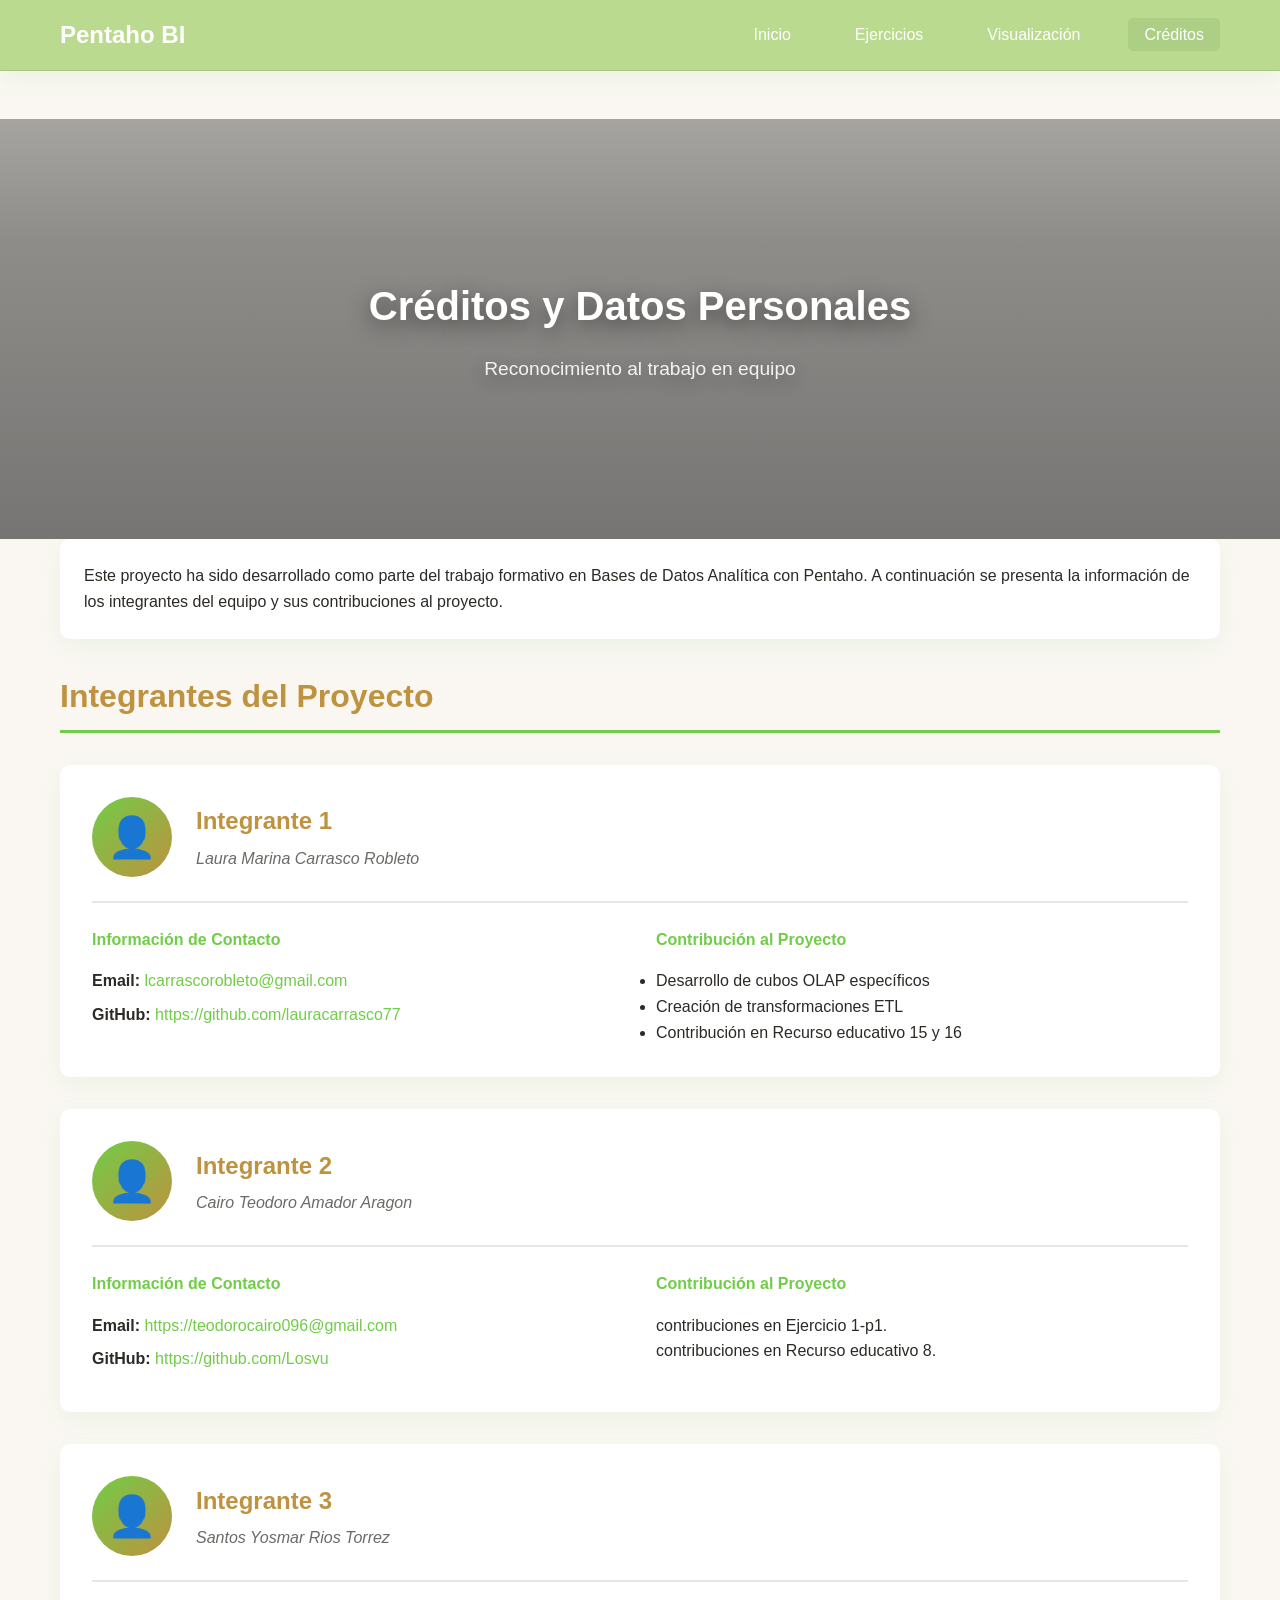
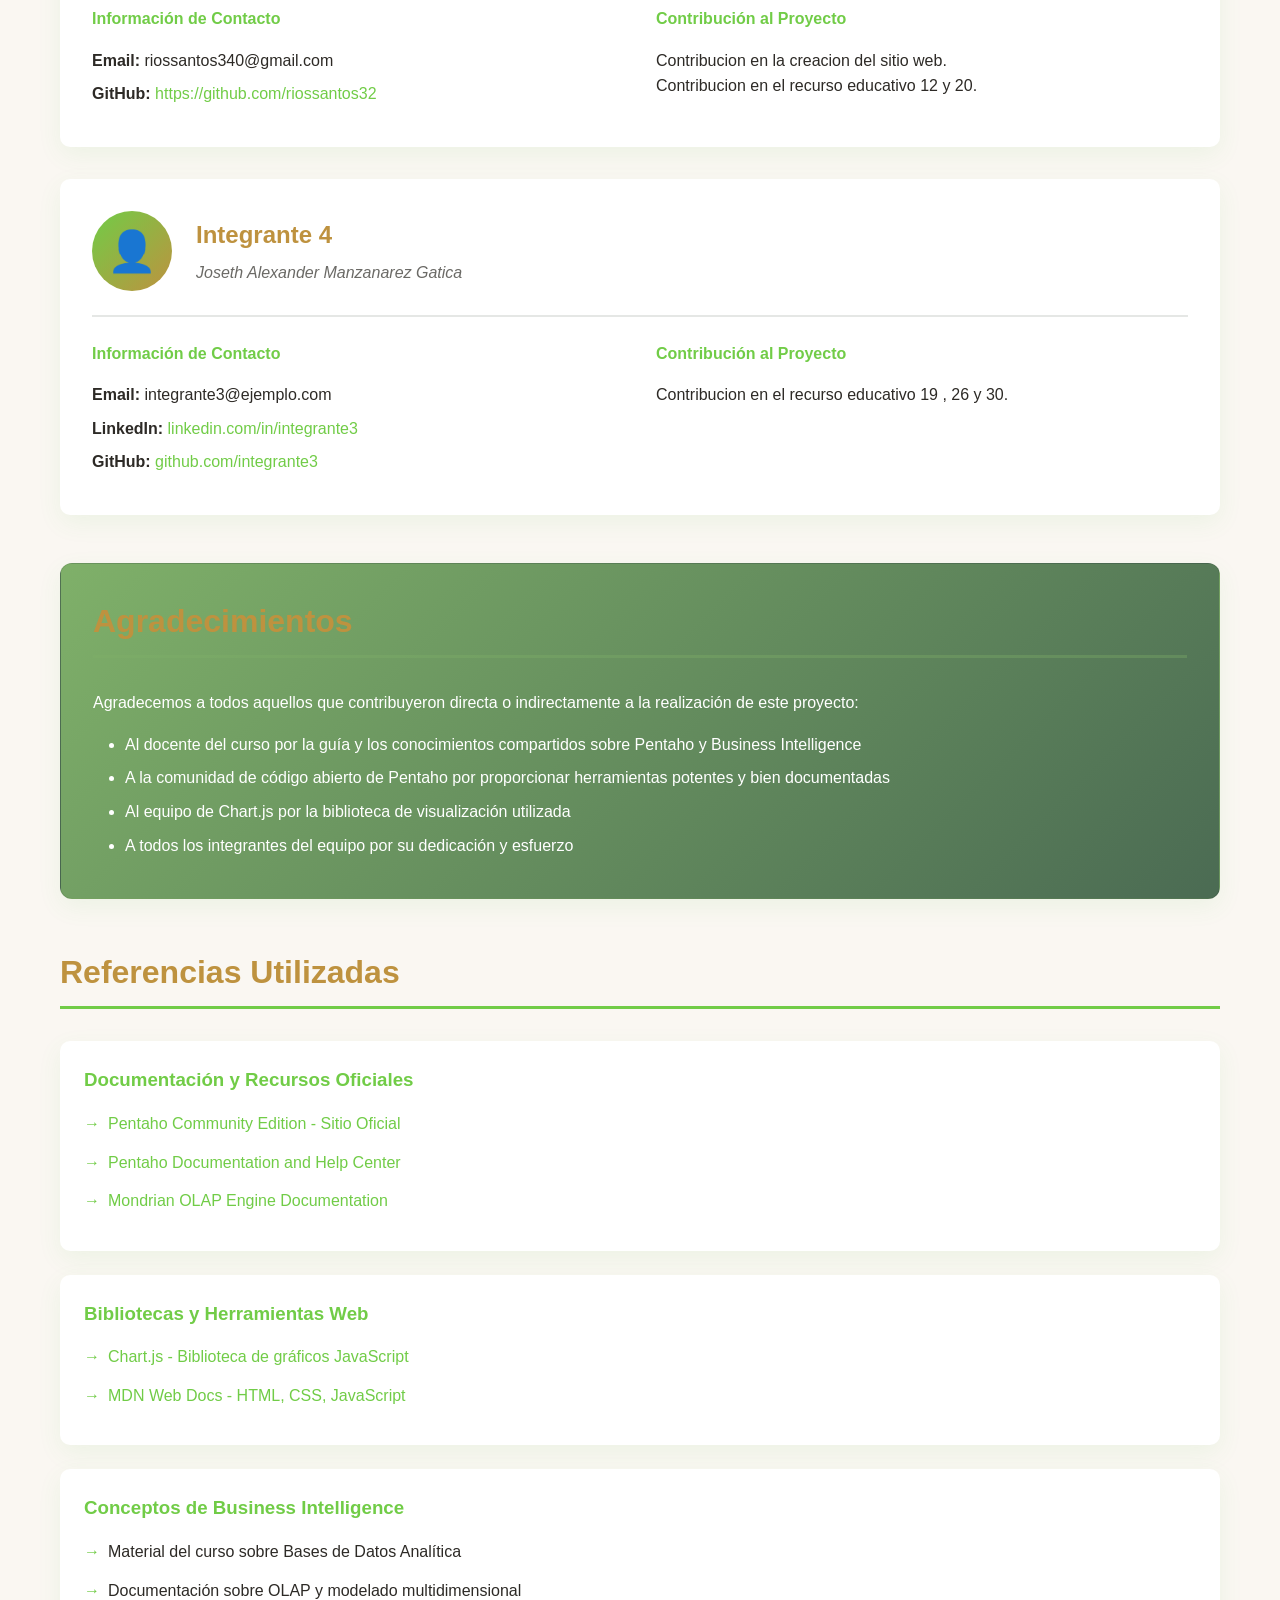
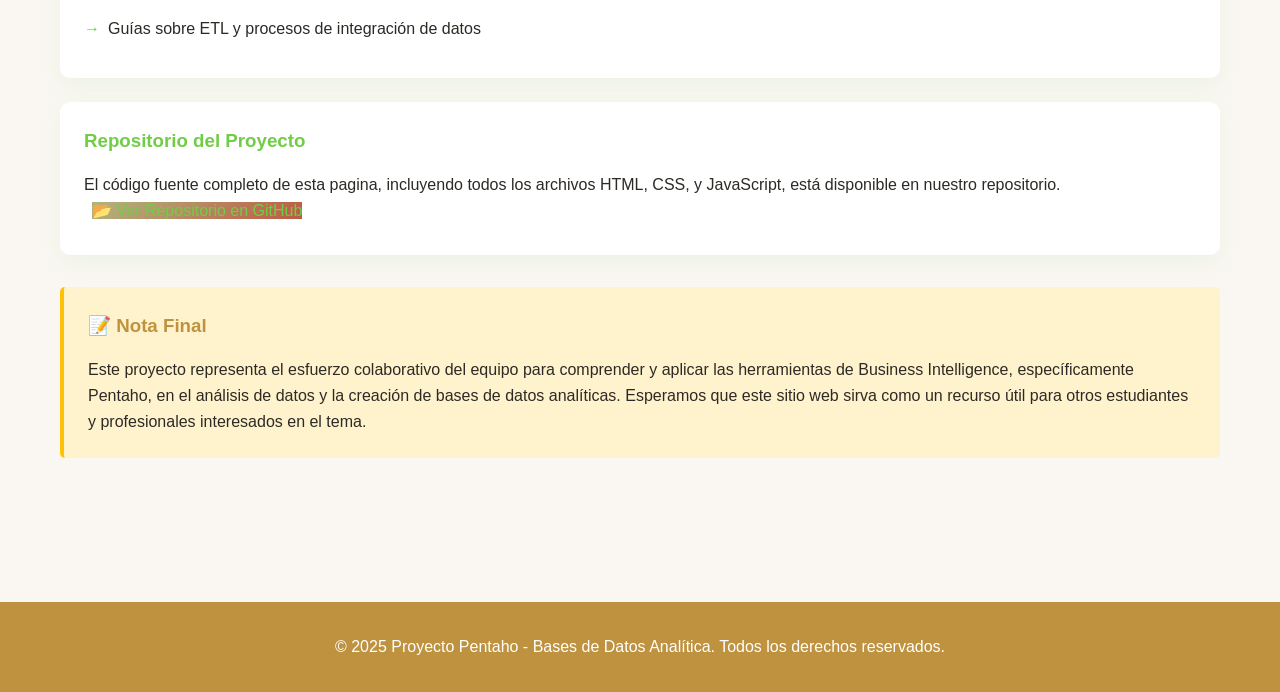
<file: creditos.html>
<!DOCTYPE html>
<html lang="es">
<head>
    <meta charset="UTF-8">
    <meta name="viewport" content="width=device-width, initial-scale=1.0">
    <title>Créditos - Pentaho</title>
    <link rel="stylesheet" href="styles.css">
</head>
<body>
    <nav class="navbar">
        <div class="container">
            <h1 class="logo">Pentaho BI</h1>
            <button class="nav-toggle" aria-label="Abrir menú" aria-controls="main-nav" aria-expanded="false">
                <span class="bar"></span>
                <span class="bar"></span>
                <span class="bar"></span>
            </button>
            <ul id="main-nav" class="nav-menu">
                <li><a href="index.html">Inicio</a></li>
                <li><a href="ejercicios.html">Ejercicios</a></li>
                <li><a href="visualizacion.html">Visualización</a></li>
                <li><a href="creditos.html" class="active">Créditos</a></li>
            </ul>
        </div>
    </nav>

    <main class="main-content">
        <section class="hero">
            <div class="container">
                <h1>Créditos y Datos Personales</h1>
                <p class="subtitle">Reconocimiento al trabajo en equipo</p>
            </div>
        </section>

        <section class="content-section">
            <div class="container">
                <div class="intro-text">
                    <p>
                        Este proyecto ha sido desarrollado como parte del trabajo formativo en Bases de Datos Analítica 
                        con Pentaho. A continuación se presenta la información de los integrantes del equipo y sus 
                        contribuciones al proyecto.
                    </p>
                </div>

                <div class="team-section">
                    <h2>Integrantes del Proyecto</h2>
                    
                    <div class="member-card">
                        <div class="member-header">
                            <div class="member-avatar">
                                <span>👤</span>
                            </div>
                            <div class="member-info">
                                <h3>Integrante 1</h3>
                                <p class="member-role">Laura Marina Carrasco Robleto</p>
                            </div>
                        </div>
                        <div class="member-content">
                            <div class="member-contact">
                                <h4>Información de Contacto</h4>
                                <ul>
                                    <li><strong>Email:</strong> <a href="lcarrascorobleto@gmail.com" target="_blank">lcarrascorobleto@gmail.com</a></li>
                                    <li><strong>GitHub:</strong> <a href="https://github.com/lauracarrasco77" target="_blank">https://github.com/lauracarrasco77</a></li>
                                </ul>
                            </div>
                            <div class="member-contribution">
                                <h4>Contribución al Proyecto</h4>
                             
                                <ul>
                                    <li>Desarrollo de cubos OLAP específicos</li>
                                    <li>Creación de transformaciones ETL</li>
                                    <li>Contribución en Recurso educativo 15 y 16</li>
                                </ul>
                            </div>
                        </div>
                    </div>

                    <div class="member-card">
                        <div class="member-header">
                            <div class="member-avatar">
                                <span>👤</span>
                            </div>
                            <div class="member-info">
                                <h3>Integrante 2</h3>
                                <p class="member-role">Cairo Teodoro Amador Aragon</p>
                            </div>
                        </div>
                        <div class="member-content">
                            <div class="member-contact">
                                <h4>Información de Contacto</h4>
                                <ul>
                                    <li><strong>Email:</strong> <a href="teodorocairo096@gmail.com" target="_blank">https://teodorocairo096@gmail.com</a></li>
                                    <li><strong>GitHub:</strong> <a href="https://github.com/Losvu" target="_blank">https://github.com/Losvu</a></li>
                                </ul>
                            </div>
                            <div class="member-contribution">
                                <h4>Contribución al Proyecto</h4>
                                <p>
                                    contribuciones en Ejercicio 1-p1.
                                </p>
                                  <p>
                                    contribuciones en Recurso educativo 8.
                                </p>
                            </div>
                        </div>
                    </div>

                    <div class="member-card">
                        <div class="member-header">
                            <div class="member-avatar">
                                <span>👤</span>
                            </div>
                            <div class="member-info">
                                <h3>Integrante 3</h3>
                                <p class="member-role">Santos Yosmar Rios Torrez</p>
                            </div>
                        </div>
                        <div class="member-content">
                            <div class="member-contact">
                                <h4>Información de Contacto</h4>
                                <ul>
                                    <li><strong>Email:</strong> riossantos340@gmail.com</li>
                                    <li><strong>GitHub:</strong> <a href="https://github.com/riossantos32" target="_blank">https://github.com/riossantos32</a></li>
                                </ul>
                            </div>
                            <div class="member-contribution">
                                <h4>Contribución al Proyecto</h4>
                                <p>
                                    Contribucion en la creacion del sitio web.
                                </p>
                                  <p>
                                    Contribucion en el recurso educativo 12 y 20.
                                </p>
                            </div>
                        </div>
                    </div>

                    <div class="member-card">
                        <div class="member-header">
                            <div class="member-avatar">
                                <span>👤</span>
                            </div>
                            <div class="member-info">
                                <h3>Integrante 4</h3>
                                <p class="member-role">Joseth Alexander Manzanarez Gatica</p>
                            </div>
                        </div>
                        <div class="member-content">
                            <div class="member-contact">
                                <h4>Información de Contacto</h4>
                                <ul>
                                    <li><strong>Email:</strong> integrante3@ejemplo.com</li>
                                    <li><strong>LinkedIn:</strong> <a href="#" target="_blank">linkedin.com/in/integrante3</a></li>
                                    <li><strong>GitHub:</strong> <a href="#" target="_blank">github.com/integrante3</a></li>
                                </ul>
                            </div>
                            <div class="member-contribution">
                                <h4>Contribución al Proyecto</h4>
                                <p>
                                    Contribucion en el recurso educativo 19 , 26 y 30.
                                </p>
                                  
                            </div>
                        </div>
                    </div>

                    <!-- Agregar más integrantes según sea necesario -->
                </div>

                <div class="info-card highlight">
                    <h2>Agradecimientos</h2>
                    <p>
                        Agradecemos a todos aquellos que contribuyeron directa o indirectamente a la realización de este proyecto:
                    </p>
                    <ul>
                        <li>Al docente del curso por la guía y los conocimientos compartidos sobre Pentaho y Business Intelligence</li>
                        <li>A la comunidad de código abierto de Pentaho por proporcionar herramientas potentes y bien documentadas</li>
                        <li>Al equipo de Chart.js por la biblioteca de visualización utilizada</li>
                        <li>A todos los integrantes del equipo por su dedicación y esfuerzo</li>
                    </ul>
                </div>

                <div class="references-section">
                    <h2>Referencias Utilizadas</h2>
                    
                    <div class="reference-card">
                        <h3>Documentación y Recursos Oficiales</h3>
                        <ul>
                            <li>
                                <a href="https://pentaho.sourceforge.io/" target="_blank">
                                    Pentaho Community Edition - Sitio Oficial
                                </a>
                            </li>
                            <li>
                                <a href="https://help.pentaho.com/" target="_blank">
                                    Pentaho Documentation and Help Center
                                </a>
                            </li>
                            <li>
                                <a href="https://mondrian.pentaho.com/" target="_blank">
                                    Mondrian OLAP Engine Documentation
                                </a>
                            </li>
                        </ul>
                    </div>

                    <div class="reference-card">
                        <h3>Bibliotecas y Herramientas Web</h3>
                        <ul>
                            <li>
                                <a href="https://www.chartjs.org/" target="_blank">
                                    Chart.js - Biblioteca de gráficos JavaScript
                                </a>
                            </li>
                            <li>
                                <a href="https://developer.mozilla.org/es/docs/Web/HTML" target="_blank">
                                    MDN Web Docs - HTML, CSS, JavaScript
                                </a>
                            </li>
                        </ul>
                    </div>

                    <div class="reference-card">
                        <h3>Conceptos de Business Intelligence</h3>
                        <ul>
                            <li>Material del curso sobre Bases de Datos Analítica</li>
                            <li>Documentación sobre OLAP y modelado multidimensional</li>
                            <li>Guías sobre ETL y procesos de integración de datos</li>
                        </ul>
                    </div>

                    <div class="reference-card">
                        <h3>Repositorio del Proyecto</h3>
                        <p>
                            El código fuente completo de esta pagina, incluyendo todos los archivos HTML, CSS, y JavaScript,
                            está disponible en nuestro repositorio.
                        </p>
                        <a href="https://github.com/LSJC-nose/sitioWeb_jonathan" class="drive-btn large" target="_blank">
                            <span>📂 Ver Repositorio en GitHub</span>
                        </a>
                        <p class="github-note">
                            <strong></strong>
                        </p>
                    </div>
                </div>

                <div class="info-box">
                    <h3>📝 Nota Final</h3>
                    <p>
                        Este proyecto representa el esfuerzo colaborativo del equipo para comprender y aplicar las 
                        herramientas de Business Intelligence, específicamente Pentaho, en el análisis de datos y la 
                        creación de bases de datos analíticas. Esperamos que este sitio web sirva como un recurso útil 
                        para otros estudiantes y profesionales interesados en el tema.
                    </p>
                </div>
            </div>
        </section>
    </main>

    <footer class="footer">
        <div class="container">
            <p>&copy; 2025 Proyecto Pentaho - Bases de Datos Analítica. Todos los derechos reservados.</p>
        </div>
    </footer>

    <script src="script.js"></script>
</body>
</html>
</file>
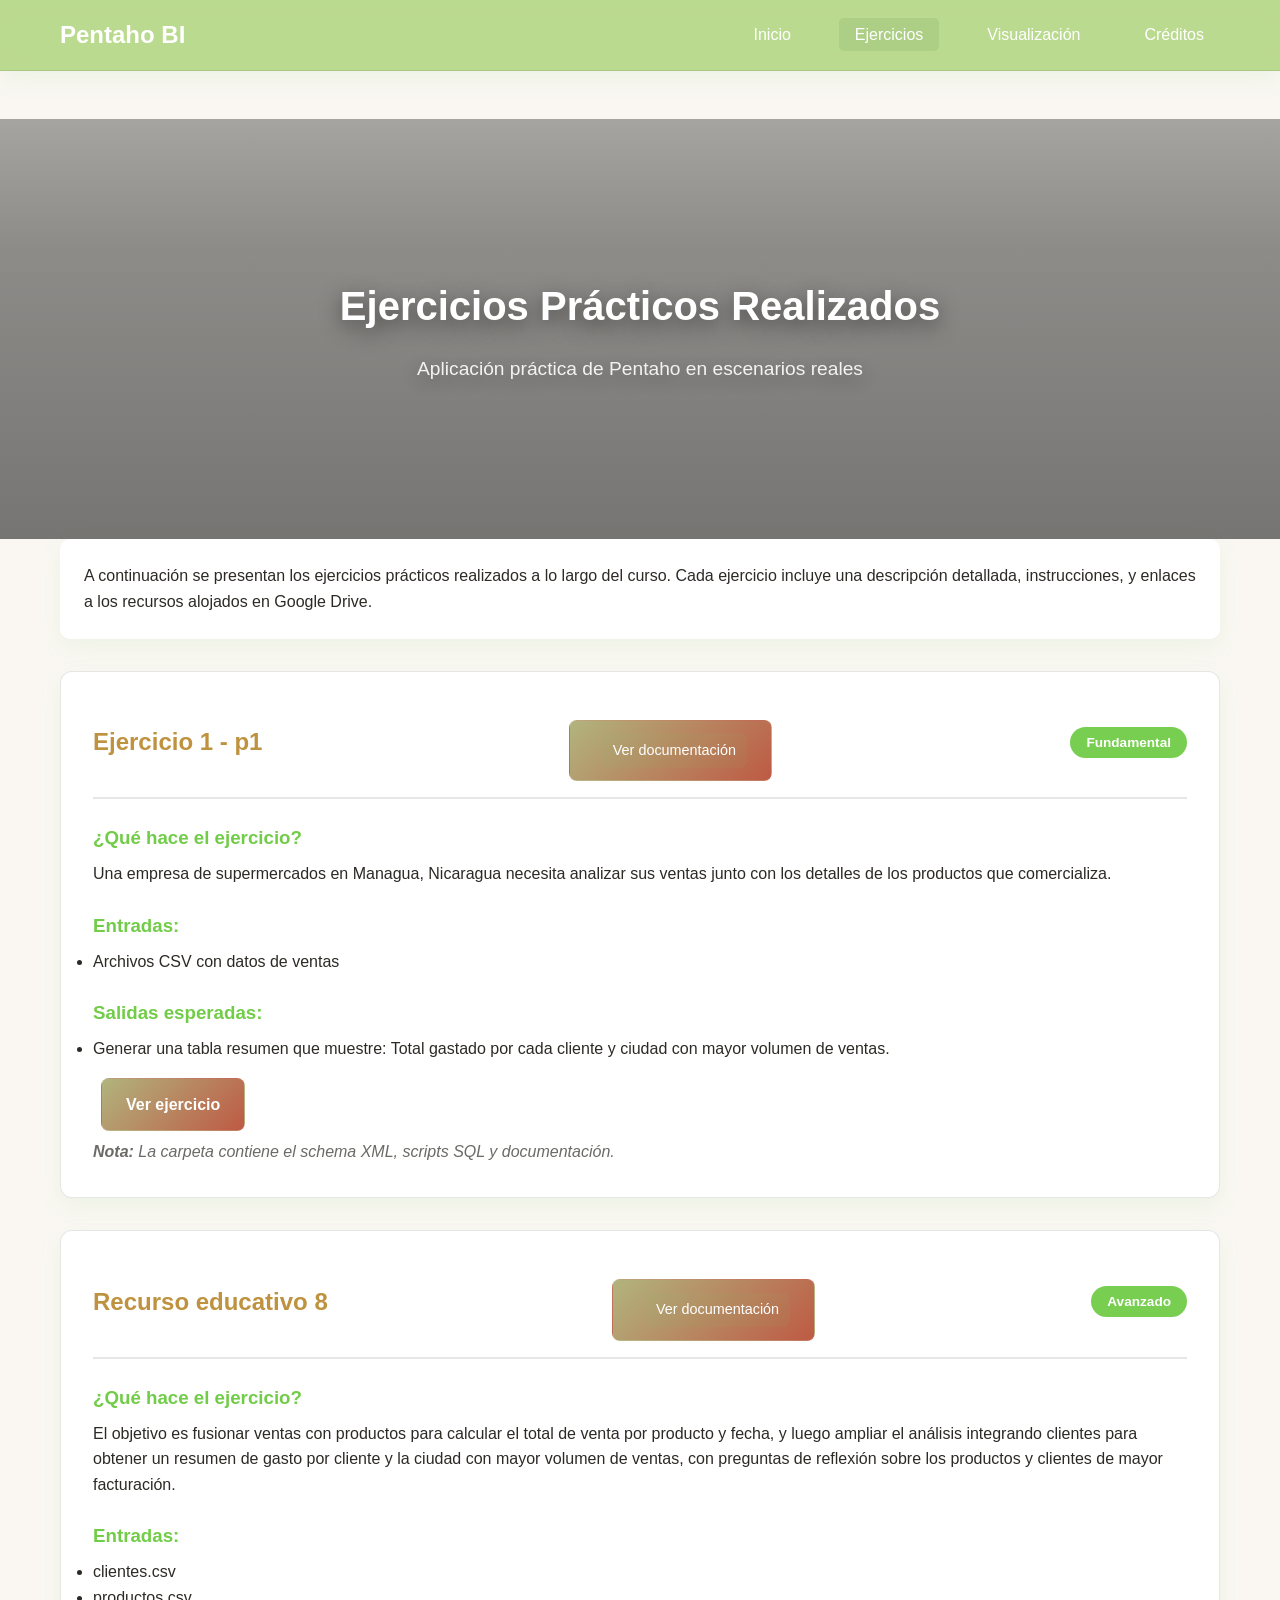
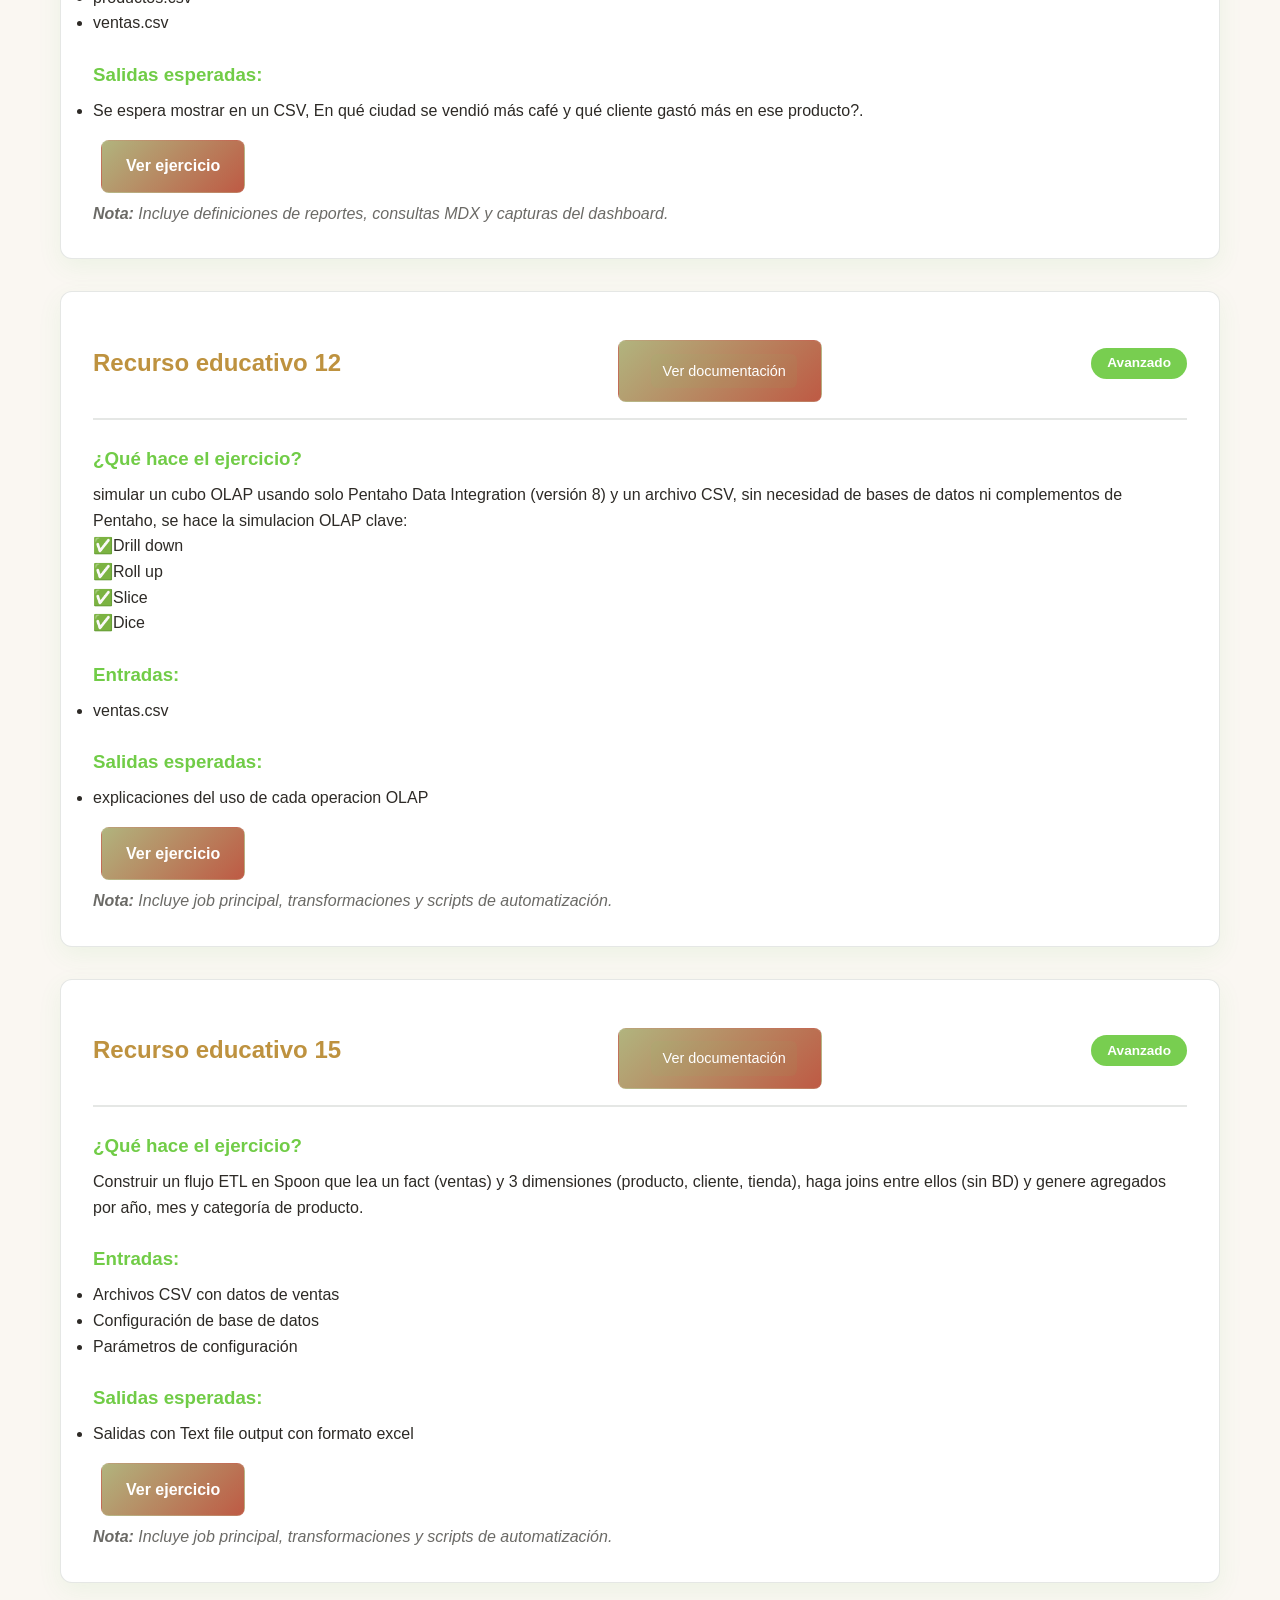
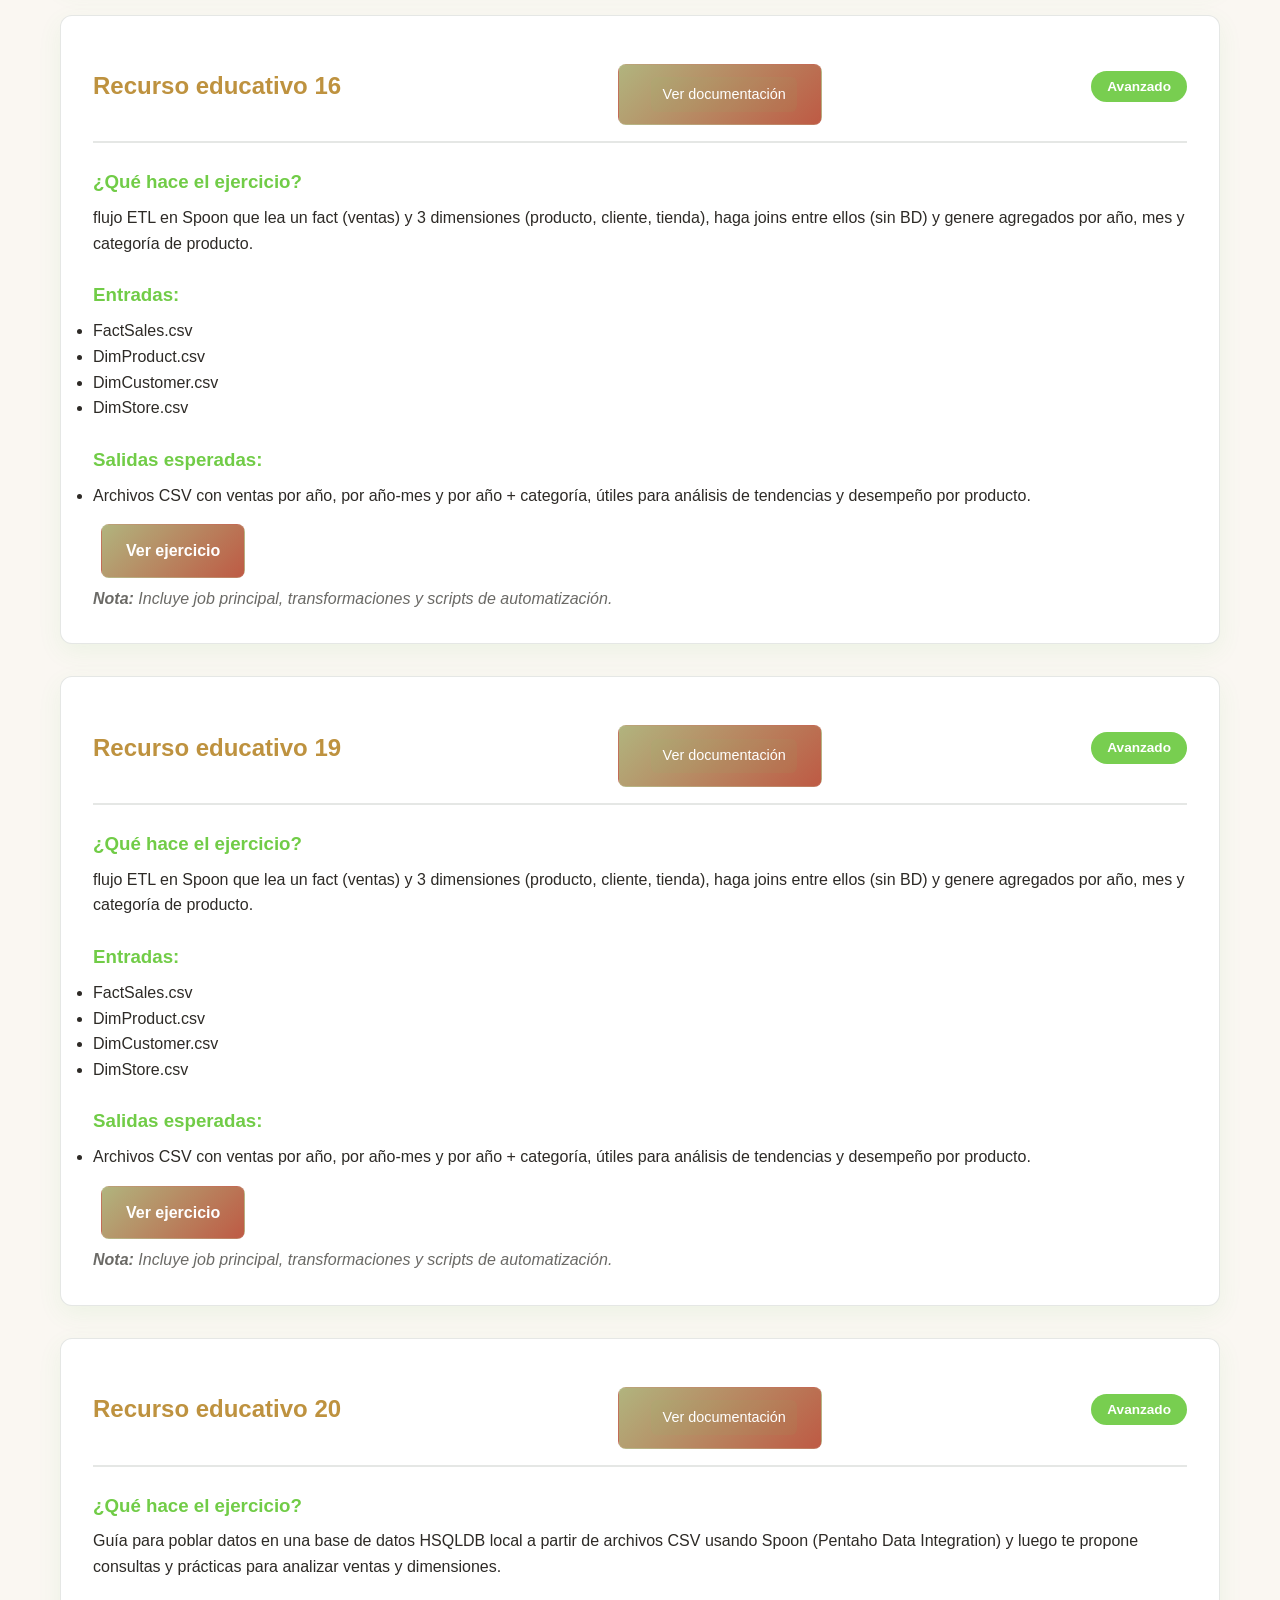
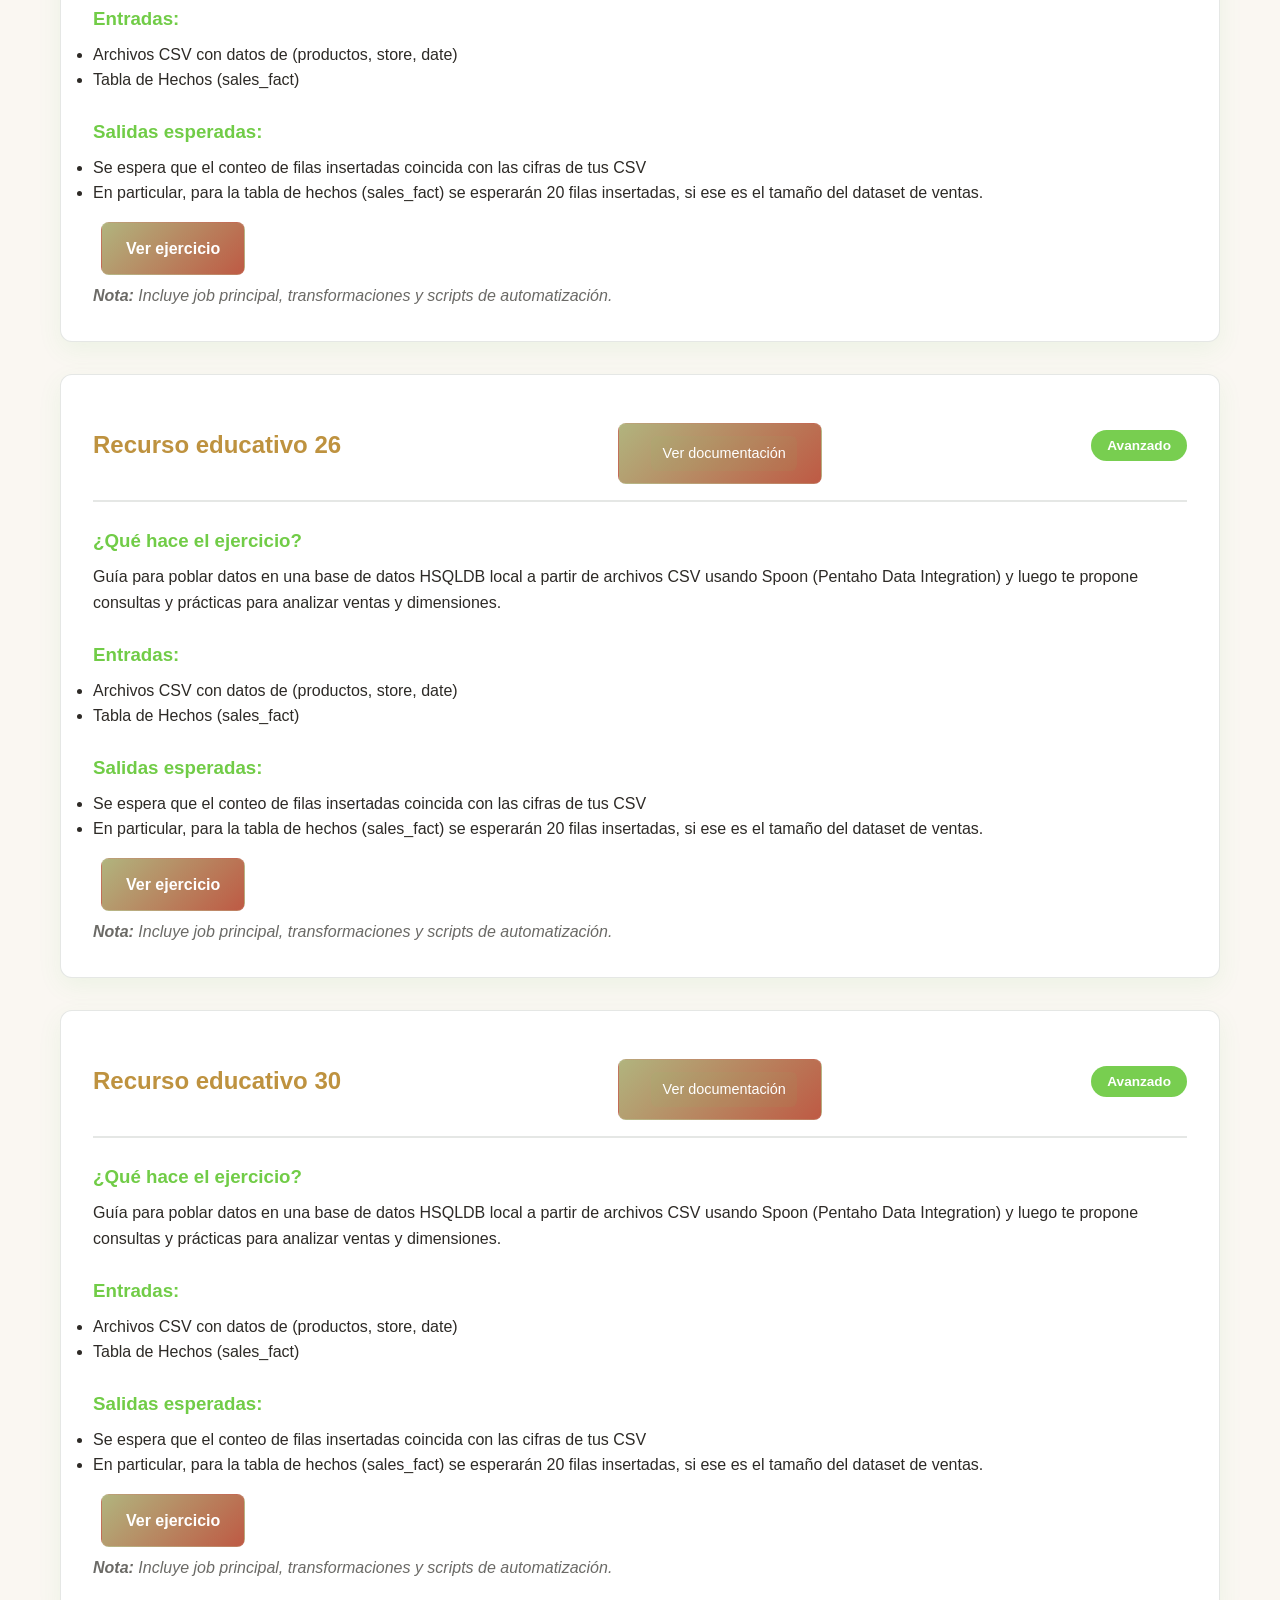
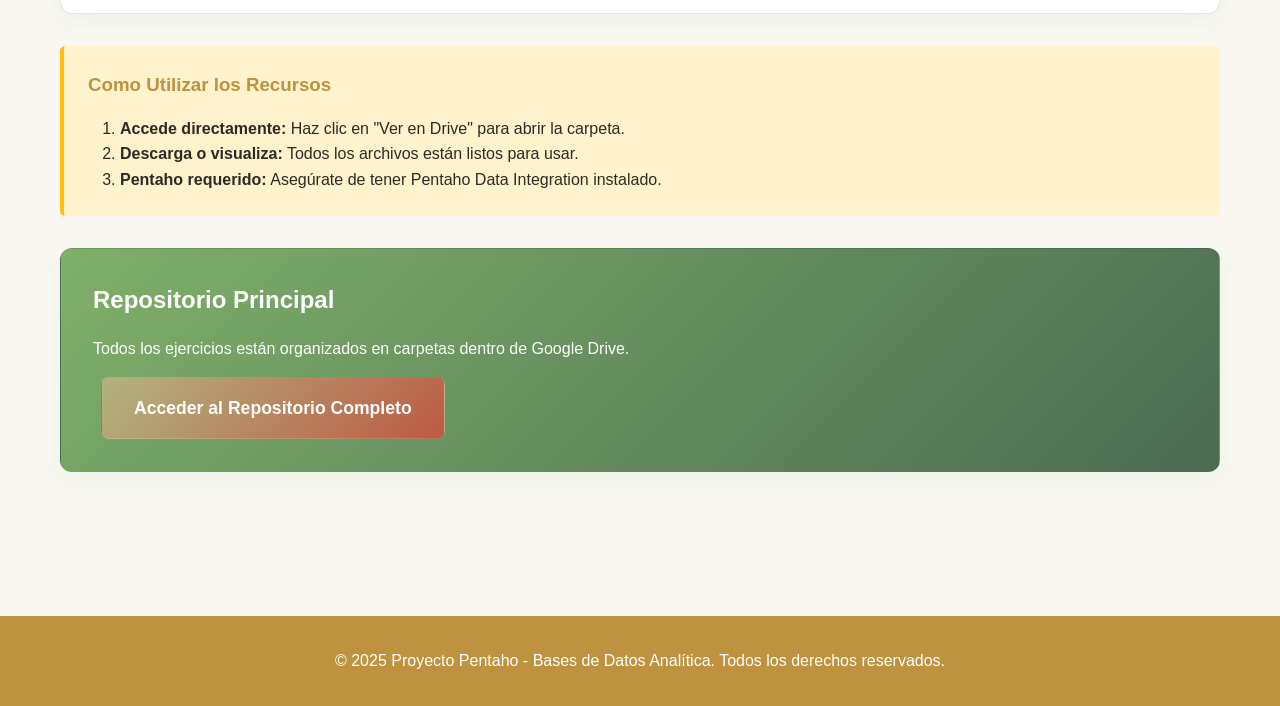
<file: ejercicios.html>
<!DOCTYPE html>
<html lang="es">

<head>
    <meta charset="UTF-8">
    <meta name="viewport" content="width=device-width, initial-scale=1.0">
    <title>Ejercicios Realizados - Pentaho</title>
    <link rel="stylesheet" href="styles.css">
</head>

<body>
    <nav class="navbar">
        <div class="container">
            <h1 class="logo">Pentaho BI</h1>
            <button class="nav-toggle" aria-label="Abrir menú" aria-controls="main-nav" aria-expanded="false">
                <span class="bar"></span>
                <span class="bar"></span>
                <span class="bar"></span>
            </button>
            <ul id="main-nav" class="nav-menu">
                <li><a href="index.html">Inicio</a></li>
                <li><a href="ejercicios.html" class="active">Ejercicios</a></li>
                <li><a href="visualizacion.html">Visualización</a></li>
                <li><a href="creditos.html">Créditos</a></li>
            </ul>
        </div>
    </nav>

    <main class="main-content">
        <section class="hero">
            <div class="container">
                <h1>Ejercicios Prácticos Realizados</h1>
                <p class="subtitle">Aplicación práctica de Pentaho en escenarios reales</p>
            </div>
        </section>

        <section class="content-section">
            <div class="container">
                <div class="intro-text">
                    <p>
                        A continuación se presentan los ejercicios prácticos realizados a lo largo del curso.
                        Cada ejercicio incluye una descripción detallada, instrucciones, y enlaces a los recursos
                        alojados en Google Drive.
                    </p>
                </div>

                <div class="exercise-card">
                    <div class="exercise-header">
                        <h2>Ejercicio 1 - p1  </h2>
                         <a href="https://docs.google.com/document/d/1UFXhFX6p2_ZIs1VJHuqdVwd4ErTVTstj/edit" class="github-btn drive-btn" target="_blank">
                                <span class="btndocu">Ver documentación</span>
                            </a>
                        <span class="badge">Fundamental</span>
                    </div>
                    <div class="exercise-content">
                        <h3>¿Qué hace el ejercicio?</h3>
                        <p>
                            Una empresa de supermercados en Managua, Nicaragua necesita analizar sus ventas junto con
                            los detalles de los productos que comercializa.
                        </p>

                        <h3>Entradas:</h3>
                        <ul>
                            <li>Archivos CSV con datos de ventas</li>
                        </ul>

                        <h3>Salidas esperadas:</h3>
                        <ul>
                            <li>Generar una tabla resumen que muestre: Total gastado por cada cliente y ciudad con mayor
                                volumen de ventas.</li>
                        </ul>

                        <div class="github-link">
                            <a href="https://drive.google.com/drive/folders/1KUGPrQLM4j2cz_PFSj6S3qw_gswo_laZ?usp=sharing" class="github-btn drive-btn" target="_blank">
                                <span>Ver ejercicio</span>
                            </a>
                            <p class="github-note">
                                <strong>Nota:</strong> La carpeta contiene el schema XML, scripts SQL y documentación.
                            </p>
                        </div>
                    </div>
                </div>


                <div class="exercise-card">
                    <div class="exercise-header">
                        <h2>Recurso educativo 8</h2>
                        <a href="https://docs.google.com/document/d/1ENE1SiIOAbPurXJItF3syTcvmBhGm6_L/edit" class="github-btn drive-btn" target="_blank">
                                <span class="btndocu">Ver documentación</span>
                            </a>
                        <span class="badge">Avanzado</span>
                    </div>
                    <div class="exercise-content">
                        <h3>¿Qué hace el ejercicio?</h3>
                        <p>
                            El objetivo es fusionar ventas con productos para calcular el total de venta por producto y fecha, y luego ampliar el análisis integrando clientes para obtener un resumen de gasto por cliente y la ciudad con mayor volumen de ventas, con preguntas de reflexión sobre los productos y clientes de mayor facturación.
                        </p>

                        <h3>Entradas:</h3>
                        <ul>
                            <li>clientes.csv</li>
                            <li>productos.csv</li>
                            <li>ventas.csv</li>
                        </ul>

                        <h3>Salidas esperadas:</h3>
                        <ul>
                            <li>Se espera mostrar en un CSV, En qué ciudad se vendió más café y qué cliente gastó más en ese producto?.</li>
                           
                        </ul>

                        <div class="github-link">
                            <a href="https://drive.google.com/drive/folders/1cSQjqBU4wZ5erYNooXm-OOb8rhgGuwWQ?hl=es-419" class="github-btn drive-btn" target="_blank">
                                <span>Ver ejercicio</span>
                            </a>
                            <p class="github-note">
                                <strong>Nota:</strong> Incluye definiciones de reportes, consultas MDX y capturas del dashboard.
                            </p>
                        </div>
                    </div>
                </div>

                <div class="exercise-card">
                    <div class="exercise-header">
                        <h2>Recurso educativo 12</h2>
                        <a href="https://drive.google.com/drive/folders/1CIpO1R1xBpm30UriYjHgh--P0OFRx1mo" class="github-btn drive-btn" target="_blank">
                                <span class="btndocu">Ver documentación</span>
                            </a>
                        <span class="badge">Avanzado</span>
                    </div>
                    <div class="exercise-content">
                        <h3>¿Qué hace el ejercicio?</h3>
                        <p>
                            simular un cubo OLAP usando solo Pentaho
                            Data Integration (versión 8) y un archivo CSV, sin necesidad de bases de datos ni
                            complementos de Pentaho, se hace la simulacion OLAP clave:
                        </p>
                       <p>✅Drill down</p>
                       <p>✅Roll up</p> 
                       <p>✅Slice</p>
                       <p>✅Dice</p>  
                        <h3>Entradas:</h3>
                        <ul>
                            <li>ventas.csv</li>
                        </ul>

                        <h3>Salidas esperadas:</h3>
                        <ul>
                            <li>explicaciones del uso de cada operacion OLAP</li>
                        </ul>

                        <div class="github-link">
                            <a href="https://drive.google.com/drive/folders/16mg12qksj_M4V25KJ_glnp9BauTpLvWu?hl=es-419" class="github-btn drive-btn" target="_blank">
                                <span>Ver ejercicio</span>
                            </a>
                            <p class="github-note">
                                <strong>Nota:</strong> Incluye job principal, transformaciones y scripts de automatización.
                            </p>
                        </div>
                    </div>
                </div>

                <div class="exercise-card">
                    <div class="exercise-header">
                        <h2>Recurso educativo 15</h2>
                        <a href="https://drive.google.com/drive/folders/1TA76xYnel2ShF40lIl5F9xJYXjixJsUk?usp=sharing" class="github-btn drive-btn" target="_blank">
                                <span class="btndocu">Ver documentación</span>
                            </a>
                        <span class="badge">Avanzado</span>
                    </div>
                    <div class="exercise-content">
                        <h3>¿Qué hace el ejercicio?</h3>
                        <p>
                            Construir un flujo ETL en Spoon que lea un fact (ventas) y 3 dimensiones (producto, cliente,
                            tienda), haga joins entre ellos (sin BD) y genere agregados por año, mes y categoría de
                            producto.
                        </p>
                        <h3>Entradas:</h3>
                        <ul>
                            <li>Archivos CSV con datos de ventas</li>
                            <li>Configuración de base de datos</li>
                            <li>Parámetros de configuración</li>
                        </ul>

                        <h3>Salidas esperadas:</h3>
                        <ul>
                            <li>Salidas con Text file output con formato excel </li>
                        </ul>

                        <div class="github-link">
                            <a href="https://drive.google.com/drive/folders/1TA76xYnel2ShF40lIl5F9xJYXjixJsUk?usp=sharing" class="github-btn drive-btn" target="_blank">
                                <span>Ver ejercicio</span>
                            </a>
                            <p class="github-note">
                                <strong>Nota:</strong> Incluye job principal, transformaciones y scripts de automatización.
                            </p>
                        </div>
                    </div>
                </div>

                <div class="exercise-card">
                    <div class="exercise-header">
                        <h2>Recurso educativo 16</h2>
                        <a href="https://drive.google.com/drive/folders/1TA76xYnel2ShF40lIl5F9xJYXjixJsUk?usp=sharing" class="github-btn drive-btn" target="_blank">
                                <span class="btndocu">Ver documentación</span>
                            </a>
                        <span class="badge">Avanzado</span>
                    </div>
                    <div class="exercise-content">
                        <h3>¿Qué hace el ejercicio?</h3>
                        <p>
                            flujo ETL en Spoon que lea un fact (ventas) y 3 dimensiones (producto, cliente, tienda), haga joins entre ellos (sin BD) y genere agregados por año, mes y categoría de producto.

                        </p>
                        <h3>Entradas:</h3>
                        <ul>
                            <li>FactSales.csv</li>
                            <li>DimProduct.csv</li>
                            <li>DimCustomer.csv</li>
                            <li>DimStore.csv</li>
                        </ul>

                        <h3>Salidas esperadas:</h3>
                        <ul>
                            <li>Archivos CSV con ventas por año, por año-mes y por año + categoría, útiles para análisis de tendencias y desempeño por producto.</li>
                        </ul>

                        <div class="github-link">
                            <a href="https://drive.google.com/drive/folders/1TA76xYnel2ShF40lIl5F9xJYXjixJsUk?usp=sharing" class="github-btn drive-btn" target="_blank">
                                <span>Ver ejercicio</span>
                            </a>
                            <p class="github-note">
                                <strong>Nota:</strong> Incluye job principal, transformaciones y scripts de automatización.
                            </p>
                        </div>
                    </div>
                </div>

                <div class="exercise-card">
                    <div class="exercise-header">
                        <h2>Recurso educativo 19</h2>
                        <a href="https://drive.google.com/drive/folders/1TA76xYnel2ShF40lIl5F9xJYXjixJsUk?usp=sharing" class="github-btn drive-btn" target="_blank">
                                <span class="btndocu">Ver documentación</span>
                            </a>
                        <span class="badge">Avanzado</span>
                    </div>
                    <div class="exercise-content">
                        <h3>¿Qué hace el ejercicio?</h3>
                        <p>
                            flujo ETL en Spoon que lea un fact (ventas) y 3 dimensiones (producto, cliente, tienda), haga joins entre ellos (sin BD) y genere agregados por año, mes y categoría de producto.

                        </p>
                        <h3>Entradas:</h3>
                        <ul>
                            <li>FactSales.csv</li>
                            <li>DimProduct.csv</li>
                            <li>DimCustomer.csv</li>
                            <li>DimStore.csv</li>
                        </ul>

                        <h3>Salidas esperadas:</h3>
                        <ul>
                            <li>Archivos CSV con ventas por año, por año-mes y por año + categoría, útiles para análisis de tendencias y desempeño por producto.</li>
                        </ul>

                        <div class="github-link">
                            <a href="https://drive.google.com/drive/folders/1TA76xYnel2ShF40lIl5F9xJYXjixJsUk?usp=sharing" class="github-btn drive-btn" target="_blank">
                                <span>Ver ejercicio</span>
                            </a>
                            <p class="github-note">
                                <strong>Nota:</strong> Incluye job principal, transformaciones y scripts de automatización.
                            </p>
                        </div>
                    </div>
                </div>


                <div class="exercise-card">
                    <div class="exercise-header">
                        <h2>Recurso educativo 20</h2>
                        <a href="https://drive.google.com/drive/folders/1TA76xYnel2ShF40lIl5F9xJYXjixJsUk?hl=es-419" class="github-btn drive-btn" target="_blank">
                                <span class="btndocu">Ver documentación</span>
                            </a>
                        <span class="badge">Avanzado</span>
                    </div>
                    <div class="exercise-content">
                        <h3>¿Qué hace el ejercicio?</h3>
                        <p>
                           Guía para poblar datos en una base de datos HSQLDB 
                           local a partir de archivos CSV usando Spoon (Pentaho Data
                            Integration) y luego te propone consultas y prácticas para 
                            analizar ventas y dimensiones.
                        </p>
                        <h3>Entradas:</h3>
                        <ul>
                            <li>Archivos CSV con datos de (productos, store, date)</li>
                            <li>Tabla de Hechos (sales_fact)</li>
                        </ul>

                        <h3>Salidas esperadas:</h3>
                        <ul>
                            <li>Se espera que el conteo de filas insertadas coincida con las cifras de tus CSV</li>
                            <li>En particular, para la tabla de hechos (sales_fact) se esperarán 20 filas insertadas, si ese es el tamaño del dataset de ventas.</li>

                        <div class="github-link">
                            <a href="https://drive.google.com/drive/folders/1TA76xYnel2ShF40lIl5F9xJYXjixJsUk?hl=es-419" class="github-btn drive-btn" target="_blank">
                                <span>Ver ejercicio</span>
                            </a>
                            <p class="github-note">
                                <strong>Nota:</strong> Incluye job principal, transformaciones y scripts de automatización.
                            </p>
                        </div>
                    </div>
                </div> 

                <div class="exercise-card">
                    <div class="exercise-header">
                        <h2>Recurso educativo 26</h2>
                        <a href="https://drive.google.com/drive/folders/1TA76xYnel2ShF40lIl5F9xJYXjixJsUk?hl=es-419" class="github-btn drive-btn" target="_blank">
                                <span class="btndocu">Ver documentación</span>
                            </a>
                        <span class="badge">Avanzado</span>
                    </div>
                    <div class="exercise-content">
                        <h3>¿Qué hace el ejercicio?</h3>
                        <p>
                           Guía para poblar datos en una base de datos HSQLDB 
                           local a partir de archivos CSV usando Spoon (Pentaho Data
                            Integration) y luego te propone consultas y prácticas para 
                            analizar ventas y dimensiones.
                        </p>
                        <h3>Entradas:</h3>
                        <ul>
                            <li>Archivos CSV con datos de (productos, store, date)</li>
                            <li>Tabla de Hechos (sales_fact)</li>
                        </ul>

                        <h3>Salidas esperadas:</h3>
                        <ul>
                            <li>Se espera que el conteo de filas insertadas coincida con las cifras de tus CSV</li>
                            <li>En particular, para la tabla de hechos (sales_fact) se esperarán 20 filas insertadas, si ese es el tamaño del dataset de ventas.</li>

                        <div class="github-link">
                            <a href="https://drive.google.com/drive/folders/1TA76xYnel2ShF40lIl5F9xJYXjixJsUk?hl=es-419" class="github-btn drive-btn" target="_blank">
                                <span>Ver ejercicio</span>
                            </a>
                            <p class="github-note">
                                <strong>Nota:</strong> Incluye job principal, transformaciones y scripts de automatización.
                            </p>
                        </div>
                    </div>
                </div> 


                <div class="exercise-card">
                    <div class="exercise-header">
                        <h2>Recurso educativo 30</h2>
                        <a href="https://drive.google.com/drive/folders/1TA76xYnel2ShF40lIl5F9xJYXjixJsUk?hl=es-419" class="github-btn drive-btn" target="_blank">
                                <span class="btndocu">Ver documentación</span>
                            </a>
                        <span class="badge">Avanzado</span>
                    </div>
                    <div class="exercise-content">
                        <h3>¿Qué hace el ejercicio?</h3>
                        <p>
                           Guía para poblar datos en una base de datos HSQLDB 
                           local a partir de archivos CSV usando Spoon (Pentaho Data
                            Integration) y luego te propone consultas y prácticas para 
                            analizar ventas y dimensiones.
                        </p>
                        <h3>Entradas:</h3>
                        <ul>
                            <li>Archivos CSV con datos de (productos, store, date)</li>
                            <li>Tabla de Hechos (sales_fact)</li>
                        </ul>

                        <h3>Salidas esperadas:</h3>
                        <ul>
                            <li>Se espera que el conteo de filas insertadas coincida con las cifras de tus CSV</li>
                            <li>En particular, para la tabla de hechos (sales_fact) se esperarán 20 filas insertadas, si ese es el tamaño del dataset de ventas.</li>

                        <div class="github-link">
                            <a href="https://drive.google.com/drive/folders/1TA76xYnel2ShF40lIl5F9xJYXjixJsUk?hl=es-419" class="github-btn drive-btn" target="_blank">
                                <span>Ver ejercicio</span>
                            </a>
                            <p class="github-note">
                                <strong>Nota:</strong> Incluye job principal, transformaciones y scripts de automatización.
                            </p>
                        </div>
                    </div>
                </div> 

                
                <div class="info-box">
                    <h3>Como Utilizar los Recursos</h3>
                    <ol>
                        <li><strong>Accede directamente:</strong> Haz clic en "Ver en Drive" para abrir la carpeta.</li>
                        <li><strong>Descarga o visualiza:</strong> Todos los archivos están listos para usar.</li>
                        <li><strong>Pentaho requerido:</strong> Asegúrate de tener Pentaho Data Integration instalado.</li>
                    </ol>
                </div>

                <div class="info-card highlight">
                    <h3>Repositorio Principal</h3>
                    <p>
                        Todos los ejercicios están organizados en carpetas dentro de Google Drive.
                    </p>
                    <a href="https://drive.google.com/drive/folders/1nGcVoi31GycA8Nup6nO0iIbQ-imF08sf?usp=sharing" class="github-btn large drive-btn" target="_blank">
                        <span>Acceder al Repositorio Completo</span>
                    </a>
                </div>
            </div>
        </section>
    </main>

    <footer class="footer">
        <div class="container">
            <p>&copy; 2025 Proyecto Pentaho - Bases de Datos Analítica. Todos los derechos reservados.</p>
        </div>
    </footer>

    <script src="script.js"></script>
</body>

</html>
</file>
<file: styles.css>
/* Reset y Variables */
* {
    margin: 0;
    padding: 0;
    box-sizing: border-box;
}

:root {
    /* Paleta natural/terrosa */
    --primary-color: #be923f; /* verde profundo */
    --secondary-color: #71cc47; /* salvia */
    --accent-color: #e07a5f; /* terracota */
    --success-color: #6a994e; /* verde bosque */
    --text-color: #2d2a26; /* café oscuro */
    --text-light: #6b6a66; /* gris cálido */
    --bg-color: #faf7f2; /* marfil cálido */
    --white: #ffffff;
    --border-color: rgba(42, 59, 46, 0.12);
    --shadow: 0 8px 24px rgba(73, 189, 73, 0.08);
    --shadow-hover: 0 12px 28px rgba(20, 30, 20, 0.12);
    --transition: all 0.3s ease;
}

/* Estilos Generales */
body {
    font-family: 'Segoe UI', Tahoma, Geneva, Verdana, sans-serif;
    line-height: 1.6;
    color: var(--text-color);
    background-color: var(--bg-color);
    /* Fondo orgánico con gradientes radiales sutiles */
    background-image:
        radial-gradient(1200px 500px at -10% -20%, rgba(101, 224, 43, 0.1), transparent 60%),
        radial-gradient(900px 400px at 110% -10%, rgba(224, 122, 95, 0.08), transparent 60%),
        radial-gradient(1000px 500px at 50% 120%, rgba(42, 59, 46, 0.06), transparent 60%);
}

.container {
   
    max-width: 1200px;
    margin: 0 auto;
    padding: 0 20px;
}

/* Navegación */
.navbar {
    background-color: rgba(171, 211, 119, 0.8);
    -webkit-backdrop-filter: saturate(120%) blur(10px);
    backdrop-filter: saturate(120%) blur(10px);
    color: var(--white);
    padding: 1rem 0;
    box-shadow: var(--shadow);
    position: sticky;
    top: 0;
    z-index: 1000;
    border-bottom: 1px solid var(--border-color);
}

.navbar .container {
    display: flex;
    justify-content: space-between;
    align-items: center;
}

/* Botón hamburguesa (oculto en escritorio, visible en móvil) */
.nav-toggle {
    display: none;
    background: transparent;
    border: none;
    cursor: pointer;
    padding: 8px;
    margin-left: 8px;
}
.nav-toggle .bar {
    display: block;
    width: 24px;
    height: 2px;
    background: var(--white);
    margin: 4px 0;
    transition: transform 0.2s ease, opacity 0.2s ease;
}

.logo {
    font-size: 1.5rem;
    font-weight: bold;
    color: var(--white);
}

.nav-menu {
    display: flex;
    list-style: none;
    gap: 2rem;
}

.nav-menu a {
    color: var(--white);
    text-decoration: none;
    padding: 0.5rem 1rem;
    border-radius: 5px;
    transition: var(--transition);
}

.nav-menu a:hover,
.nav-menu a.active {
    background-color: rgba(127, 176, 105, 0.25);
}

/* Hero Section */
.hero {
    background:
        radial-gradient(1200px 600px at -20% 0%, rgba(127, 176, 105, 0.35), transparent 60%),
        radial-gradient(1000px 500px at 120% 10%, rgba(224, 122, 95, 0.30), transparent 60%),
        linear-gradient(135deg, #2a3b2e 0%, #4b6b53 100%);
    color: var(--white);
    padding: 4rem 0;
    text-align: center;
}

.hero h1 {
    font-size: 2.5rem;
    margin-bottom: 1rem;
}

.subtitle {
    font-size: 1.2rem;
    opacity: 0.9;
}

/* Botón principal en la hero */
.hero-actions {
    margin-top: 1.25rem;
}
.hero .hero-btn {
    display: inline-block;
    background: linear-gradient(135deg, var(--primary-color), var(--secondary-color));
    color: var(--white);
    padding: 0.85rem 1.25rem;
    border-radius: 8px;
    text-decoration: none;
    font-weight: 800;
    box-shadow: var(--shadow);
    transition: transform 0.15s ease, box-shadow 0.15s ease, opacity 0.15s ease;
}
.hero .hero-btn:hover {
    transform: translateY(-3px);
    box-shadow: var(--shadow-hover);
}
.hero .hero-btn:active {
    transform: translateY(-1px) scale(0.995);
}

.hero-image {
    display: flex;
    justify-content: center;
    align-items: center;
    height: 100%;
}

.animated-svg {
    width: 100px;
    height: 100px;
}

/* Contenido Principal */
.main-content {
    min-height: calc(100vh - 200px);
    padding: 3rem 0;
}

.content-section {
    margin-bottom: 3rem;
}

.content-section h2 {
    color: var(--primary-color);
    margin-bottom: 2rem;
    font-size: 2rem;
    border-bottom: 3px solid rgba(127, 176, 105, 0.35);
    padding-bottom: 0.5rem;
}

/* Tarjetas de Información */
.info-card {
    background: var(--white);
    border-radius: 12px;
    padding: 2rem;
    margin-bottom: 2rem;
    box-shadow: var(--shadow);
    transition: var(--transition);
    border: 1px solid var(--border-color);
}

.info-card:hover {
    box-shadow: var(--shadow-hover);
    transform: translateY(-2px);
}

.info-card h3 {
    color: var(--secondary-color);
    margin-bottom: 1rem;
    font-size: 1.5rem;
}

.info-card h4 {
    color: var(--primary-color);
    margin-top: 1.5rem;
    margin-bottom: 0.5rem;
    font-size: 1.2rem;
}

.info-card ul,
.info-card ol {
    margin-left: 2rem;
    margin-top: 1rem;
}

.info-card li {
    margin-bottom: 0.5rem;
}

.info-card.highlight {
    background: linear-gradient(135deg, #7fb069 0%, #4b6b53 100%);
    color: var(--white);
}

.info-card.highlight h3,
.info-card.highlight h4 {
    color: var(--white);
}

/* Tarjetas de Ejercicios */
.exercise-card {
    background: var(--white);
    border-radius: 12px;
    padding: 2rem;
    margin-bottom: 2rem;
    box-shadow: var(--shadow);
    transition: var(--transition);
    border: 1px solid var(--border-color);
}

.exercise-card:hover {
    box-shadow: var(--shadow-hover);
}

.exercise-header {
    display: flex;
    justify-content: space-between;
    align-items: center;
    margin-bottom: 1.5rem;
    padding-bottom: 1rem;
    border-bottom: 2px solid var(--border-color);
}

.exercise-header h2 {
    color: var(--primary-color);
    font-size: 1.5rem;
    margin: 0;
    border: none;
    padding: 0;
}

.badge {
    background-color: var(--secondary-color);
    color: var(--white);
    padding: 0.3rem 1rem;
    border-radius: 999px;
    font-size: 0.85rem;
    font-weight: bold;
}

.exercise-content h3 {
    color: var(--secondary-color);
    margin-top: 1.5rem;
    margin-bottom: 0.5rem;
}

/* Botones GitHub */
.github-btn {
    display: inline-block;
    background: linear-gradient(135deg, #2a3b2e, #4b6b53);
    color: var(--white);
    padding: 0.8rem 1.5rem;
    border-radius: 8px;
    text-decoration: none;
    transition: var(--transition);
    margin-top: 1rem;
    font-weight: bold;
    border: 1px solid rgba(255,255,255,0.08);
}

.github-btn:hover {
    background: linear-gradient(135deg, #4b6b53, #7fb069);
    transform: translateY(-2px);
    box-shadow: var(--shadow);
}

.github-btn.large {
    padding: 1rem 2rem;
    font-size: 1.1rem;
}

.github-note {
    margin-top: 0.5rem;
    font-style: italic;
    color: var(--text-light);
}

/* Botón Drive */
.drive-btn {
    background: linear-gradient(135deg, #e07a5f, #be5a44);
    margin-left: 0.5rem;
}

.drive-btn:hover {
    background: linear-gradient(135deg, #be5a44, #e07a5f);
}

/* Estilo específico para el span 'btndocu' dentro del header (documentación) */
.btndocu {
    
    display: inline-block;
    background: rgba(118, 199, 98, 0.06);
    color: var(--white);
    padding: 0.35rem 0.7rem;
    border-radius: 6px;
    font-weight: 400;
    margin-left: 0.5rem;
    font-size: 0.9rem;
    text-transform: none;
}
.btndocu:hover {
    background: rgba(101, 160, 119, 0.12);
}

/* Sección de Gráficos */
.chart-section {
    background: var(--white);
    border-radius: 12px;
    padding: 2rem;
    margin-bottom: 3rem;
    box-shadow: var(--shadow);
    border: 1px solid var(--border-color);
}

.chart-header {
    margin-bottom: 1.5rem;
}

.chart-header h2 {
    color: var(--primary-color);
    margin-bottom: 0.5rem;
    border: none;
    padding: 0;
    font-size: 1.5rem;
}

.chart-description {
    color: var(--text-light);
    font-style: italic;
}

.chart-container {
    position: relative;
    height: 400px;
    margin: 2rem 0;
    padding: 1rem;
}

.code-explanation {
    margin-top: 2rem;
    padding-top: 2rem;
    border-top: 2px solid var(--border-color);
}

.code-explanation h3 {
    color: var(--primary-color);
    margin-bottom: 1rem;
}

.code-block {
    margin-top: 1rem;
}

.code-block summary {
    cursor: pointer;
    padding: 0.5rem;
    background-color: var(--bg-color);
    border-radius: 5px;
    font-weight: bold;
    color: var(--secondary-color);
}

.code-block pre {
    background-color: #2d2d2d;
    color: #f8f8f2;
    padding: 1rem;
    border-radius: 5px;
    overflow-x: auto;
    margin-top: 0.5rem;
}

.code-block code {
    font-family: 'Courier New', monospace;
    font-size: 0.9rem;
    line-height: 1.5;
}

/* Sección de Créditos */
.intro-text {
    background: var(--white);
    padding: 1.5rem;
    border-radius: 10px;
    margin-bottom: 2rem;
    box-shadow: var(--shadow);
}

.team-section {
    margin-bottom: 3rem;
}

.team-section h2 {
    color: var(--primary-color);
    margin-bottom: 2rem;
    font-size: 2rem;
    border-bottom: 3px solid var(--secondary-color);
    padding-bottom: 0.5rem;
}

.member-card {
    background: var(--white);
    border-radius: 10px;
    padding: 2rem;
    margin-bottom: 2rem;
    box-shadow: var(--shadow);
    transition: var(--transition);
}

.member-card:hover {
    box-shadow: var(--shadow-hover);
}

.member-header {
    display: flex;
    align-items: center;
    gap: 1.5rem;
    margin-bottom: 1.5rem;
    padding-bottom: 1.5rem;
    border-bottom: 2px solid var(--border-color);
}

.member-avatar {
    width: 80px;
    height: 80px;
    border-radius: 50%;
    background: linear-gradient(135deg, var(--secondary-color), var(--primary-color));
    display: flex;
    align-items: center;
    justify-content: center;
    font-size: 2.5rem;
}

.member-info h3 {
    color: var(--primary-color);
    margin-bottom: 0.3rem;
    font-size: 1.5rem;
}

.member-role {
    color: var(--text-light);
    font-style: italic;
}

.member-content {
    display: grid;
    grid-template-columns: 1fr 1fr;
    gap: 2rem;
}

.member-contact h4,
.member-contribution h4 {
    color: var(--secondary-color);
    margin-bottom: 1rem;
}

.member-contact ul {
    list-style: none;
    margin-left: 0;
}

.member-contact li {
    margin-bottom: 0.5rem;
}

.member-contact a {
    color: var(--secondary-color);
    text-decoration: none;
}

.member-contact a:hover {
    text-decoration: underline;
}

/* Referencias */
.references-section {
    margin-top: 3rem;
}

.references-section h2 {
    color: var(--primary-color);
    margin-bottom: 2rem;
    font-size: 2rem;
    border-bottom: 3px solid var(--secondary-color);
    padding-bottom: 0.5rem;
}

.reference-card {
    background: var(--white);
    border-radius: 10px;
    padding: 1.5rem;
    margin-bottom: 1.5rem;
    box-shadow: var(--shadow);
}

.reference-card h3 {
    color: var(--secondary-color);
    margin-bottom: 1rem;
}

.reference-card ul {
    list-style: none;
    margin-left: 0;
}

.reference-card li {
    margin-bottom: 0.8rem;
    padding-left: 1.5rem;
    position: relative;
}

.reference-card li:before {
    content: "→";
    position: absolute;
    left: 0;
    color: var(--secondary-color);
}

.reference-card a {
    color: var(--secondary-color);
    text-decoration: none;
}

.reference-card a:hover {
    text-decoration: underline;
}

.info-box {
    background: #fff3cd;
    border-left: 4px solid #ffc107;
    padding: 1.5rem;
    border-radius: 5px;
    margin: 2rem 0;
}

.info-box h3 {
    color: var(--primary-color);
    margin-bottom: 1rem;
}

.info-box ol,
.info-box ul {
    margin-left: 2rem;
    margin-top: 0.5rem;
}

/* Footer */
.footer {
    background-color: var(--primary-color);
    color: var(--white);
    text-align: center;
    padding: 2rem 0;
    margin-top: 3rem;
}

/* Responsive Design */
@media (max-width: 768px) {
    /* Mostrar botón hamburguesa y ocultar menú por defecto en móviles */
    .nav-toggle {
        display: block;
    }

    .nav-menu {
        display: none;
        position: absolute;
        top: 64px; /* debajo de la navbar */
        right: 20px;
        background: rgba(255,255,255,0.98);
        color: var(--text-color);
        flex-direction: column;
        gap: 0.75rem;
        padding: 0.75rem 1rem;
        border-radius: 8px;
        box-shadow: 0 8px 20px rgba(0,0,0,0.08);
        border: 1px solid var(--border-color);
        z-index: 1100;
    }

    .nav-menu.open {
        display: flex;
    }

    .nav-menu a {
        color: var(--text-color);
        padding: 0.5rem 0.75rem;
        display: block;
        background: transparent;
        border-radius: 6px;
    }

    .nav-menu a.active,
    .nav-menu a:hover {
        background: rgba(127, 176, 105, 0.08);
    }

    .hero h1 {
        font-size: 1.8rem;
    }

    .subtitle {
        font-size: 1rem;
    }

    .member-content {
        grid-template-columns: 1fr;
    }

    .chart-container {
        height: 300px;
    }

    .exercise-header {
        flex-direction: column;
        align-items: flex-start;
        gap: 1rem;
    }
}

@media (max-width: 480px) {
    .container {
        padding: 0 15px;
    }

    .hero {
        padding: 2rem 0;
    }

    .hero h1 {
        font-size: 1.5rem;
    }

    .content-section h2 {
        font-size: 1.5rem;
    }

    .info-card,
    .exercise-card,
    .chart-section {
        padding: 1.5rem;
    }

    .chart-container {
        height: auto;
        aspect-ratio: 16/9;
    }
}

/* Make images and media fluid */
img, video, iframe {
    max-width: 100%;
    height: auto;
}

/* Ensure chart container is responsive on wide screens too (fallback) */
.chart-container {
    max-width: 100%;
}

/* ==========================
   Estilos del Carrusel
   ========================== */
.carousel {
    position: relative;
    overflow: hidden;
    border-radius: 12px;
    margin: 2rem 0;
    box-shadow: 0 8px 24px rgba(20,30,20,0.08);
    background: var(--white);
}

.carousel-track {
    display: flex;
    transition: transform 0.5s ease;
    will-change: transform;
}

.carousel-slide {
    min-width: 100%;
    user-select: none;
}

.carousel-slide img {
    display: block;
    width: 100%;
    height: auto;
    object-fit: cover;
}

.carousel-btn {
    position: absolute;
    top: 50%;
    transform: translateY(-50%);
    background: rgba(0,0,0,0.45);
    color: #fff;
    border: none;
    width: 44px;
    height: 44px;
    border-radius: 50%;
    display: flex;
    align-items: center;
    justify-content: center;
    cursor: pointer;
    z-index: 30;
    font-size: 1.4rem;
    transition: background 0.2s ease, transform 0.15s ease;
}

.carousel-btn:hover { background: rgba(0,0,0,0.6); transform: translateY(-50%) scale(1.05); }

.carousel-btn.prev { left: 16px; }
.carousel-btn.next { right: 16px; }

.carousel-indicators {
    position: absolute;
    left: 50%;
    transform: translateX(-50%);
    bottom: 12px;
    display: flex;
    gap: 8px;
    z-index: 40;
}

.carousel-indicators button {
    width: 10px;
    height: 10px;
    background: rgba(255,255,255,0.6);
    border: none;
    border-radius: 50%;
    cursor: pointer;
    padding: 0;
    transition: background 0.2s ease, transform 0.15s ease;
}

.carousel-indicators button[aria-selected="true"] {
    background: var(--primary-color);
    transform: scale(1.15);
}

/* Movil: reducir tamaño de botones */
@media (max-width: 480px) {
    .carousel-btn { width: 38px; height: 38px; font-size: 1.1rem; }
    .carousel-btn.prev { left: 8px; }
    .carousel-btn.next { right: 8px; }
}

/* Ajustes para mostrar el carrusel detrás del contenido de la hero */
.hero {
    position: relative;
    padding: 4rem 0;
    min-height: 420px; /* altura mínima para que las imágenes se vean */
    display: flex;
    align-items: center;
    justify-content: center;
    overflow: hidden;
    background: transparent; /* las imágenes vendrán del carrusel */
}

.hero .container {
    position: relative;
    z-index: 3; /* encima de las imágenes */
    text-align: center;
}

.hero .subtitle,
.hero h1 {
    color: var(--white);
    text-shadow: 0 6px 20px rgba(0,0,0,0.5);
}

.hero .carousel {
    position: absolute;
    inset: 0; /* top:0; right:0; bottom:0; left:0 */
    z-index: 1;
    border-radius: 0; /* ocupar todo el ancho de la hero */
    margin: 0;
}

.hero .carousel-track {
    height: 100%;
}

.hero .carousel-slide img {
    width: 100%;
    height: 100%;
    object-fit: cover;
    display: block;
}

/* Capa overlay para mejorar legibilidad del texto */
.hero::before {
    content: '';
    position: absolute;
    inset: 0;
    z-index: 2;
    background: linear-gradient(to bottom, rgba(10,10,10,0.35) 0%, rgba(10,10,10,0.45) 30%, rgba(10,10,10,0.55) 100%);
    pointer-events: none;
}

@media (max-width: 768px) {
    .hero { min-height: 300px; padding: 2rem 0; }
    .hero h1 { font-size: 1.8rem; }
}

.btndocu {
    font-size: 0.9rem;
    color: var(--white);
    text-decoration: none;
}
.drive-btn {
    background: linear-gradient(135deg, #b1b47e, #be5a44);
    margin-left: 0.5rem;
}

/* ==========================
   Estilos modernos para la sección de inicio
   ========================== */
#inicio {
    background: linear-gradient(180deg, rgba(255,255,255,0.85), rgba(250,247,242,0.95));
    padding: 2.25rem;
    border-radius: 14px;
    box-shadow: 0 12px 30px rgba(20,30,20,0.06);
    border: 1px solid rgba(42,59,46,0.06);
    display: grid;
    grid-template-columns: 1fr 360px;
    gap: 2rem;
    align-items: start;
    margin: 2rem 0;
}

#inicio h2 {
    font-size: 1.6rem;
    color: var(--text-color);
    margin-bottom: 0.75rem;
    position: relative;
    padding-left: 56px;
}

#inicio h2::before {
    content: "📊";
    position: absolute;
    left: 12px;
    top: 50%;
    transform: translateY(-50%);
    font-size: 1.8rem;
}

#inicio > p {
    color: var(--text-light);
    margin-bottom: 0.9rem;
    line-height: 1.6;
}

#inicio h3 {
    color: var(--primary-color);
    margin-top: 0.5rem;
    margin-bottom: 0.6rem;
}

#inicio ul {
    display: grid;
    gap: 0.9rem;
    list-style: none;
    padding-left: 0;
    margin: 0;
}

#inicio ul li {
    background: var(--white);
    padding: 1rem 1rem;
    border-radius: 10px;
    box-shadow: 0 8px 20px rgba(42,59,46,0.04);
    border-left: 4px solid var(--secondary-color);
    color: var(--text-color);
    font-size: 0.95rem;
}

#inicio ul li strong {
    color: var(--primary-color);
}

#inicio ul li:hover {
    transform: translateY(-4px);
    transition: transform 0.25s ease;
}

/* Asegurar que los elementos textuales ocupen la columna izquierda y la lista la derecha */
#inicio > h2,
#inicio > p,
#inicio > h3 {
    grid-column: 1 / 2;
}

#inicio > ul {
    grid-column: 2 / 3;
}

@media (max-width: 900px) {
    #inicio {
        grid-template-columns: 1fr;
        padding: 1.5rem;
    }
    #inicio > h2,
    #inicio > p,
    #inicio > h3,
    #inicio > ul {
        grid-column: 1 / -1;
    }
    #inicio h2 { padding-left: 44px; }
    #inicio h2::before { left: 10px; font-size: 1.6rem; }
}
</file>
